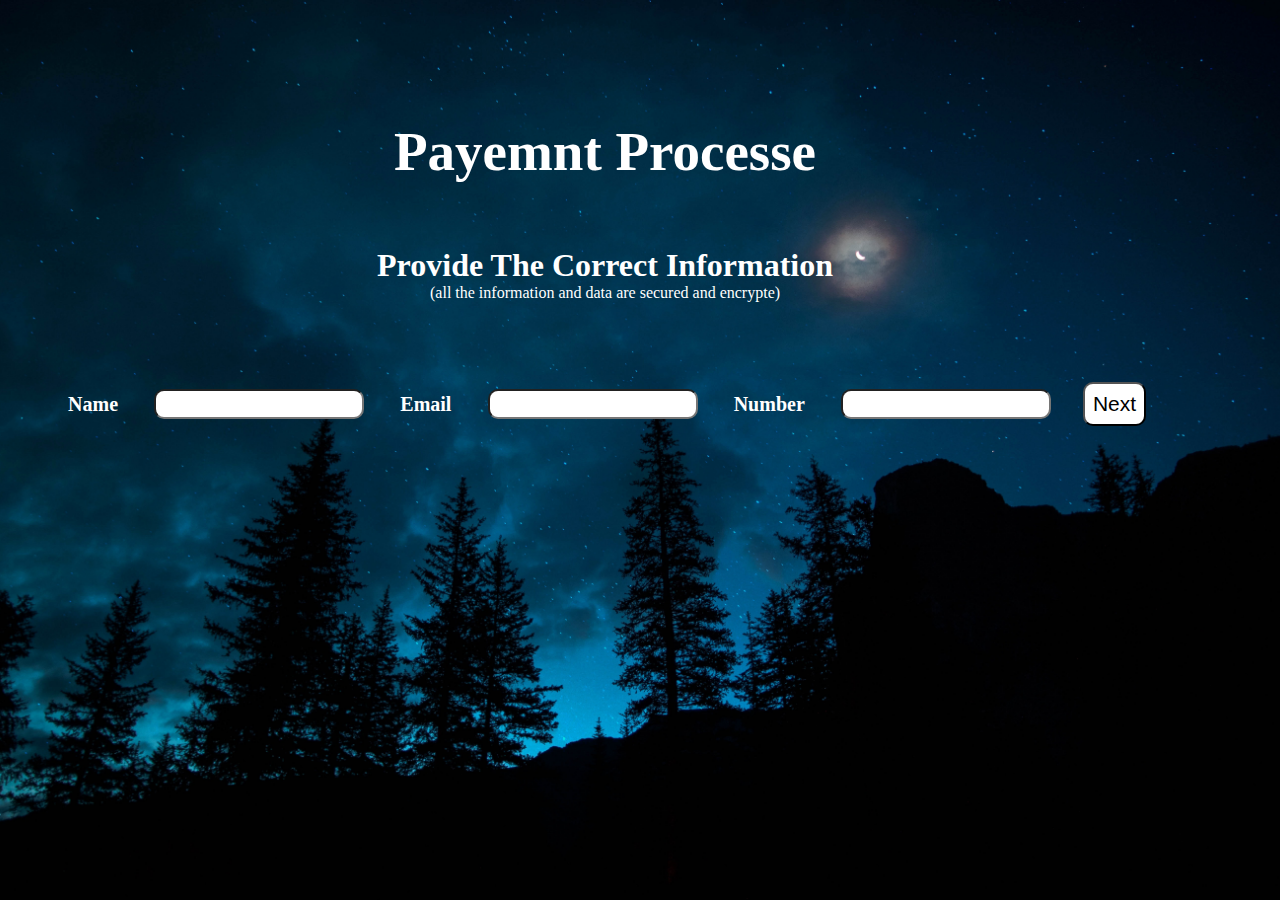
<file: enrolled.html>
<!DOCTYPE html>
<html lang="en">
<head>
    <meta charset="UTF-8">
    <meta http-equiv="X-UA-Compatible" content="IE=edge">
    <meta name="viewport" content="width=device-width, initial-scale=1.0">
    <link rel="stylesheet" href="enrolled.css">
    <title>payment processed</title>
</head>
<body>
     <div class="payemnt">
         <h1>payemnt processe</h1>
         <div class="container required_data">
             <h2> Provide The correct Information</h2>
             <p>(all the information and data are secured and encrypte)</p>
             <form action="">
                
                <label for="lname"> Name</label> <br>
                <input type="text" required>  <br>
                <label for="email">email</label> <br>
                <input type="email" id="email" required> <br>
                <label for="number">number</label> <br>
                <input type="text"required> <br>
                <button type="submit" id="next"> Next</button>
             </form> 
             <div class="payemt_getway">
                 <h2>Choose the gate Way : </h2>
                 <div class="medium">
                     <button id="e_sewa">E-sewa</button>
                     <button id="khalti">khalti</button>
                    <button id="done">process &#8594;</button>

                 </div>
                 
             </div>     
         </div>
     </div>
</body>
<script src="enrolled.js"></script>
</html>
</file>
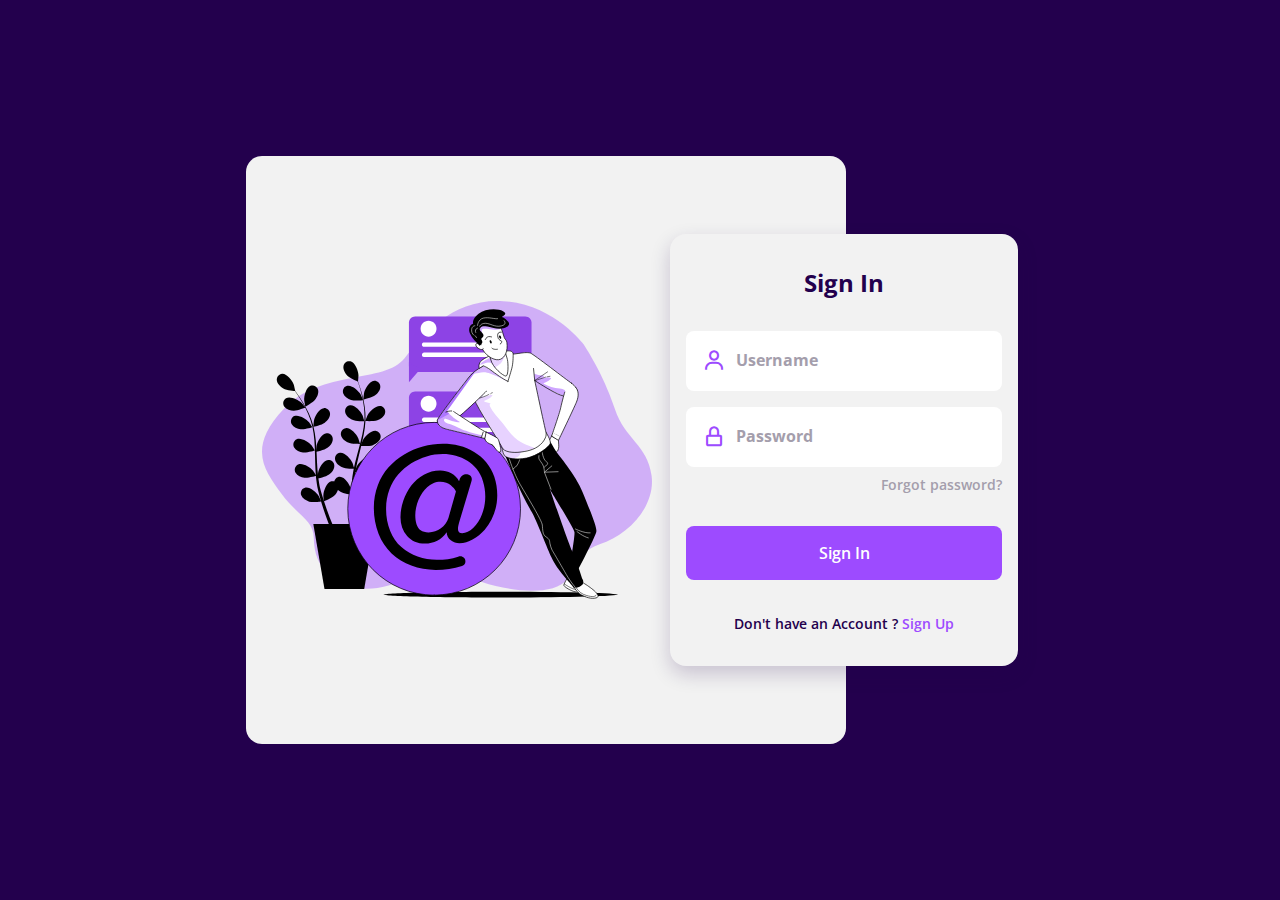
<file: login.html>
<!DOCTYPE html>
<html lang="en">
    <head>
        <meta charset="UTF-8">
        <meta name="viewport" content="width=device-width, initial-scale=1.0">

        <!-- ===== CSS ===== -->
        <link rel="stylesheet" href="login.css">
    
        <!-- ===== BOX ICONS ===== -->
        <link href='https://cdn.jsdelivr.net/npm/boxicons@2.0.5/css/boxicons.min.css' rel='stylesheet'>

        <title> Sign In / Sign Up</title>
    </head>
    <body>
        <div class="login">
            <div class="login__content">
                <div class="login__img">
                    <img src="login.svg" alt="">
                </div>

                <div class="login__forms">
                    <form action="" class="login__registre" id="login-in">
                        <h1 class="login__title">Sign In</h1>
    
                        <div class="login__box">
                            <i class='bx bx-user login__icon'></i>
                            <input type="text" placeholder="Username" class="login__input">
                        </div>
    
                        <div class="login__box">
                            <i class='bx bx-lock-alt login__icon'></i>
                            <input type="password" placeholder="Password" class="login__input">
                        </div>

                        <a href="#" class="login__forgot">Forgot password?</a>

                        <a href="#" class="login__button">Sign In</a>

                        <div>
                            <span class="login__account">Don't have an Account ?</span>
                            <span class="login__signin" id="sign-up">Sign Up</span>
                        </div>
                    </form>

                    <form action="" class="login__create none" id="login-up">
                        <h1 class="login__title">Create Account</h1>
    
                        <div class="login__box">
                            <i class='bx bx-user login__icon'></i>
                            <input type="text" placeholder="Username" class="login__input">
                        </div>
    
                        <div class="login__box">
                            <i class='bx bx-at login__icon'></i>
                            <input type="text" placeholder="Email" class="login__input">
                        </div>

                        <div class="login__box">
                            <i class='bx bx-lock-alt login__icon'></i>
                            <input type="password" placeholder="Password" class="login__input">
                        </div>

                        <a href="#" class="login__button">Sign Up</a>

                        <div>
                            <span class="login__account">Already have an Account ?</span>
                            <span class="login__signup" id="sign-in">Sign In</span>
                        </div>

                        <div class="login__social">
                            <a href="#" class="login__social-icon"><i class='bx bxl-facebook' ></i></a>
                            <a href="#" class="login__social-icon"><i class='bx bxl-twitter' ></i></a>
                            <a href="#" class="login__social-icon"><i class='bx bxl-google' ></i></a>
                        </div>
                    </form>
                </div>
            </div>
        </div>

        <!--===== MAIN JS =====-->
        <script src="login.js"></script>
    </body>
</html>
</file>
<file: enrolled.css>
*
*
{
    margin: 0;
    padding: 0;
    box-sizing: border-box;
}
body
{
    text-align: center;
    height: 100vh;
    width: 100vw;
    margin: 0%;
    position: relative;
    background-image:url(a.jpg);
     background-repeat: no-repeat;
    background-size: cover;
    background-position: center;
    background-attachment: fixed;



    /* color: white; */

}




.payemnt
{
    text-align: center;
   position: absolute; 
   top: 120px;




   
}
h1
{
    font-size: 55px;
    text-transform: capitalize;
    color: rgb(255, 255, 255);
    font-weight: bold;

}
h2
{
    text-transform: capitalize;
    font-size: 32px;
    color: white;
}
p
{
    color: white;
}
.container
{
    padding: 2rem;
    margin: 2rem;
}
form
{
 display: flex;
 justify-content: space-between;
 align-items: center;
 margin-top: 5rem;
 gap: 1rem;
}
input
{
    padding: 5px;
    border-radius: 10px;
    outline: none;
    font-weight: 600;
    font-size: 14px;
    text-align: center;
    color: rgb(0, 0, 0);
    

}
label
{
    font-weight: 600;
    font-size: 20px;
    margin: 0.257rem;
    color: rgb(0, 62, 65);
    text-transform: capitalize;
    color: white;

}
.payemt_getway
{
    display: none;
  

}
.medium
{
    justify-content: space-between;
    align-items: center;
    display: flex;
    margin-top: 2rem;
    gap: 3rem;
    padding: 2rem;


}
#next
{
font-size: 21px;
padding: 8px;
border-radius: 10px;
background-color: #ffffff;
color: rgb(0, 0, 0);
cursor: pointer;

}
#e_sewa
{
    padding: 1rem;
    font-size: 1.75rem;
    font-weight: 600;
    border-radius: 10px;
    background-color: green;
    letter-spacing: 2px;
    cursor: pointer;
    color:white;


}
#khalti
{
    padding: 1rem;
    font-size: 1.75rem;
    font-weight: 600;
    border-radius: 10px;
    background-color: #56328c;
    color: white;
    letter-spacing: 2px;
    cursor: pointer;

}
#done
{
    padding: 1rem;
    font-size: 1.75rem;
    font-weight: 600;
    border-radius: 10px;
    background-color: #ffffff;
    cursor: pointer;
    color: rgb(0, 0, 0);
    letter-spacing: 2px;

}
#e_sewa:hover,#khalti:hover
{
    background-color: transparent;
    border: 1px solid white;
}
#done:hover
{
    color: rgb(252, 250, 250);
    background-color: rgb(211, 207, 160);
}

@media screen and (max-width: 870px) {
    body
{
    text-align: center;
    height: 100%;
    width: 100vw;
    margin: 0%;
    position: relative;
    background: url(../img/a.jpg) no-repeat;
    background-size: cover;
    background-position: center;
    background-attachment: fixed;



    /* color: white; */

}


    
    .payemnt
    {
        text-align: center;
         overflow: hidden;
         min-height: 100%;
         position: absolute;
         top: 50px;
       
}
h1
{
    padding: 1rem;
    margin: 1rem;
    font-size: 40px;
    text-align: center;
    
}
form
{
 display: flex;
 justify-content: center;
 align-items: center;
 flex-direction: column;
 margin-top: 5rem;
 gap: 1rem;
}
label
{
    font-size: 25px;
    margin: 0.557rem;
   
}
#next
{
font-size: 25px;
padding: 10px;
border-radius: 10px;
background-color: #ffffff;
color: rgb(0, 0, 0);
cursor: pointer;

}
.medium
{
    justify-content: space-around;
    align-items: center;
    display: flex;
    margin-top: 2rem;
    gap: 3rem;
    padding: 2rem;
    flex-direction: column;


}
#done ,#e_sewa ,#khalti
{
    padding: 1rem;
    font-size: 1.75rem;
}

}
@media screen and (max-width: 350px) {
    body
    {
        padding: 0;
        margin: 0;
        overflow-x: hidden;
        /* overflow-y: hidden; */
        position: relative;
    }
    h1
    {
        font-size: 32px;
    }
    h2
    {
        font-size: 20px;
        padding: .1rem;
        margin: 0.1rem;
        text-align: center;


    }
    form
{
 display: flex;
 justify-content: center;
 align-items: center;
 flex-direction: column;
 margin-top: 5rem;
}
label
{
    font-size: 19px;
    margin: 0.1rem;
   
}
.payemnt
{
    text-align: center;
    position: absolute;
    top: 0; 
    width: 100%; 
}
.payemt_getway h1
{
    font-size: 14px;
}
.medium #done ,#khalti ,#e_sewa
{
    font-size: 18px;
    padding: 8px 6px;
}
}
</file>
<file: login.css>
/*===== GOOGLE FONTS =====*/
@import url("https://fonts.googleapis.com/css2?family=Open+Sans:wght@400;600;700&display=swap");

/*===== VARIABLES CSS =====*/
:root{
  /*===== Colores =====*/
  --first-color: #9D4BFF;
  --first-color-dark: #23004D;
  --first-color-light: #A49EAC;
  --first-color-lighten: #F2F2F2;

  /*===== Font and typography =====*/
  --body-font: 'Open Sans', sans-serif;
  --h1-font-size: 1.5rem;
  --normal-font-size: .938rem;
  --small-font-size: .813rem;
}

@media screen and (min-width: 768px){
  :root{
    --normal-font-size: 1rem;
    --small-font-size: .875rem;
  }
}

/*===== BASE =====*/
*,::before,::after{
  box-sizing: border-box;
}

body{
  margin: 0;
  padding: 0;
  font-family: var(--body-font);
  font-size: var(--normal-font-size);
  color: var(--first-color-dark);
  background-color: #23004D;
}

h1{
  margin: 0;
}

a{
  text-decoration: none;
}

img{
  max-width: 100%;
  height: auto;
  display: block;
}

/*===== LOGIN =====*/
.login{
  display: grid;
  grid-template-columns: 100%;
  height: 100vh;
  margin-left: 1.5rem;
  margin-right: 1.5rem;
}

.login__content{
  display: grid;
}

.login__img{
  justify-self: center;
}

.login__img img{
  width: 310px;
  margin-top: 1.5rem;
}

.login__forms{
  position: relative;
  height: 368px;
}

.login__registre, .login__create{
  position: absolute;
  bottom: 1rem;
  width: 100%;
  background-color: var(--first-color-lighten);
  padding: 2rem 1rem;
  border-radius: 1rem;
  text-align: center;
  box-shadow: 0 8px 20px rgba(35,0,77,.2);
  animation-duration: .4s;
  animation-name: animate-login;
}

@keyframes animate-login{
  0%{
    transform: scale(1,1);
  }
  50%{
    transform: scale(1.1,1.1);
  }
  100%{
    transform: scale(1,1);
  }
}

.login__title{
  font-size: var(--h1-font-size);
  margin-bottom: 2rem;
}

.login__box{
  display: grid;
  grid-template-columns: max-content 1fr;
  column-gap: .5rem;
  padding: 1.125rem 1rem;
  background-color: #FFF;
  margin-top: 1rem;
  border-radius: .5rem;
}

.login__icon{
  font-size: 1.5rem;
  color: var(--first-color);
}

.login__input{
  border: none;
  outline: none;
  font-size: var(--normal-font-size);
  font-weight: 700;
  color: var(--first-color-dark);
}

.login__input::placeholder{
  font-size: var(--normal-font-size);
  font-family: var(--body-font);
  color: var(--first-color-light);
}

.login__forgot{
  display: block;
  width: max-content;
  margin-left: auto;
  margin-top: .5rem;
  font-size: var(--small-font-size);
  font-weight: 600;
  color: var(--first-color-light);
}

.login__button{
  display: block;
  padding: 1rem;
  margin: 2rem 0;
  background-color: var(--first-color);
  color: #FFF;
  font-weight: 600;
  text-align: center;
  border-radius: .5rem;
  transition: .3s;
}

.login__button:hover{
  background-color: var(--first-color-dark);
}

.login__account, .login__signin, .login__signup{
  font-weight: 600;
  font-size: var(--small-font-size);
}

.login__account{
  color: var(--first-color-dark);
}

.login__signin, .login__signup{
  color: var(--first-color);
  cursor: pointer;
}

.login__social{
  margin-top: 2rem;
}

.login__social-icon{
  font-size: 1.5rem;
  color: var(--first-color-dark);
  margin: 0 1.5rem;
}

/*Show login*/
.block{
  display: block;
}

/*Hidden login*/
.none{
  display: none;
}

/* ===== MEDIA QUERIES =====*/
@media screen and (min-width: 576px){
  .login__forms{
    width: 348px;
    justify-self: center;
  }
}

@media screen and (min-width: 1024px){
  .login{
    height: 100vh;
    overflow: hidden;
  }

  .login__content{
    grid-template-columns: repeat(2, max-content);
    justify-content: center;
    align-items: center;
    margin-left: 10rem;
  }

  .login__img{
    display: flex;
    width: 600px;
    height: 588px;
    background-color: var(--first-color-lighten);
    border-radius: 1rem;
    padding-left: 1rem;
  }

  .login__img img{
    width: 390px;
    margin-top: 0;
  }

  .login__registre, .login__create{
    left: -11rem;
  }

  .login__registre{
    bottom: -2rem;
  }

  .login__create{
    bottom: -5.5rem;
  }
}
</file>
